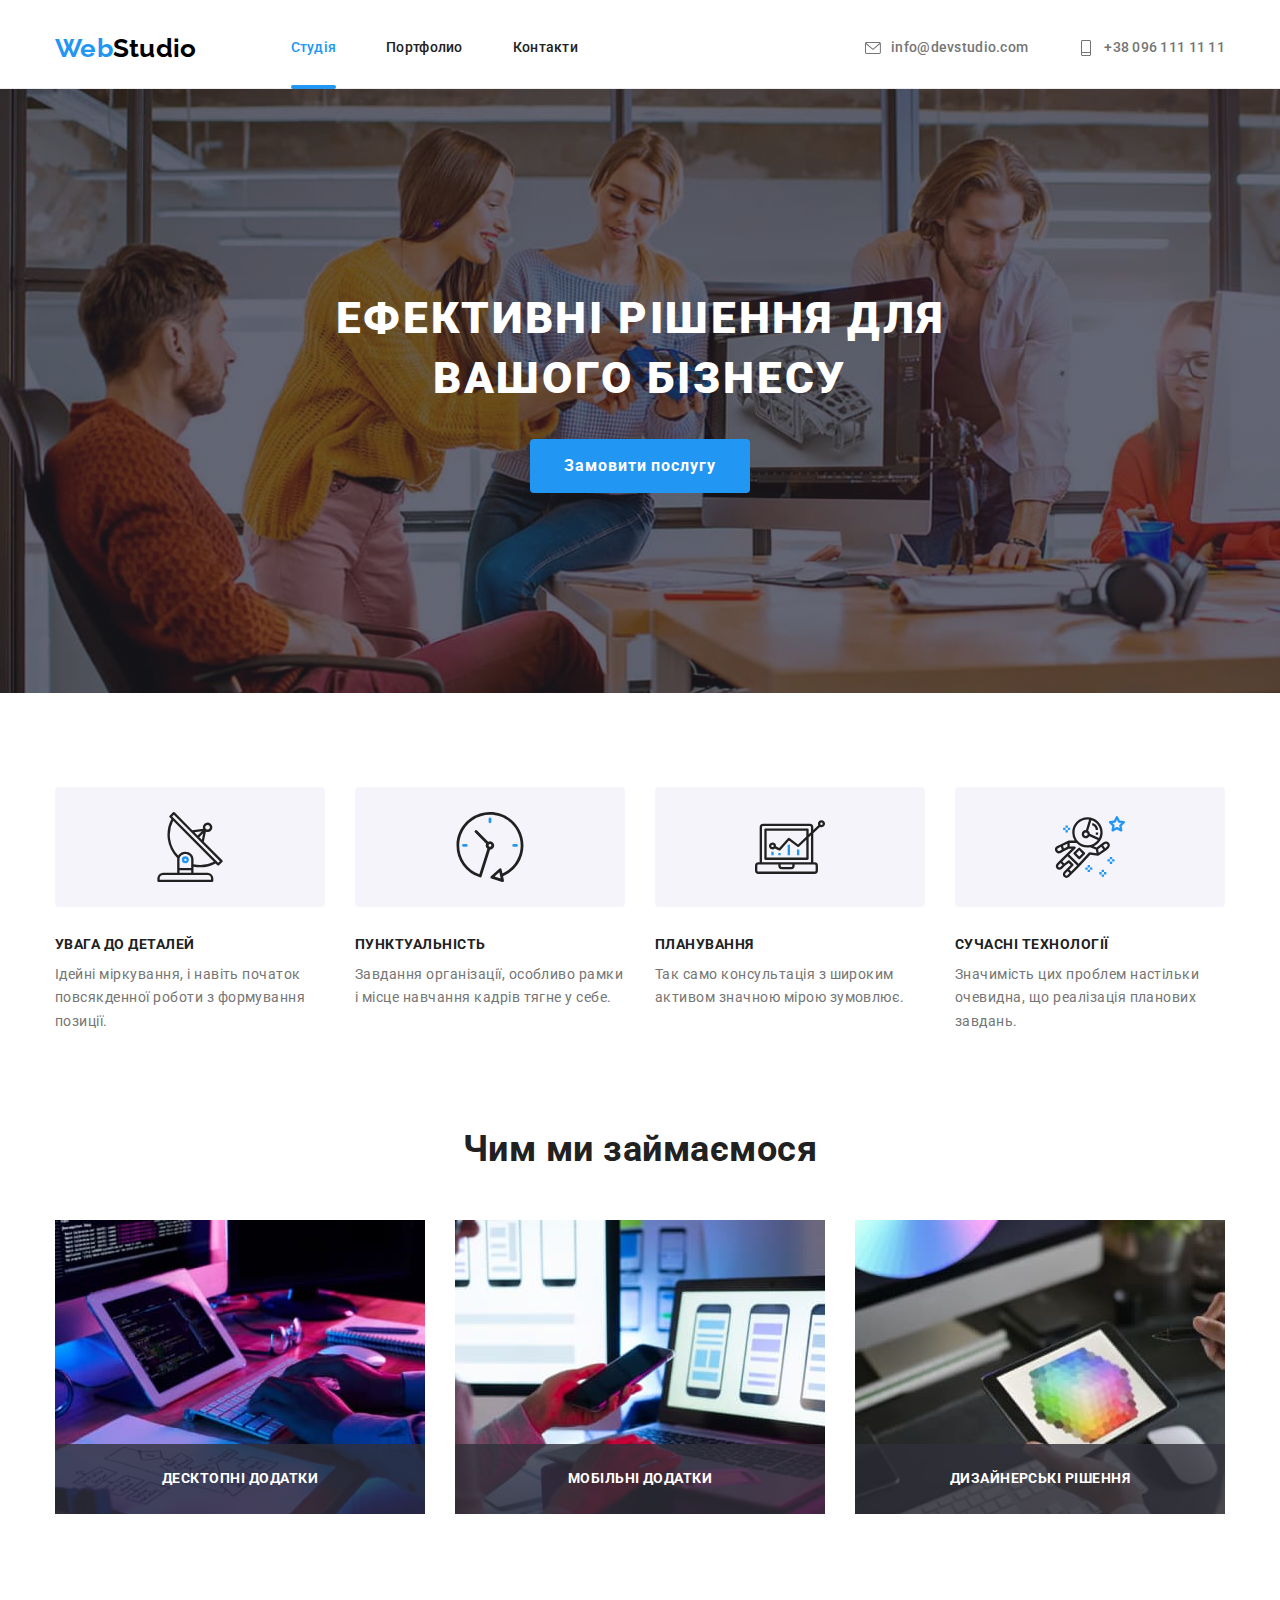
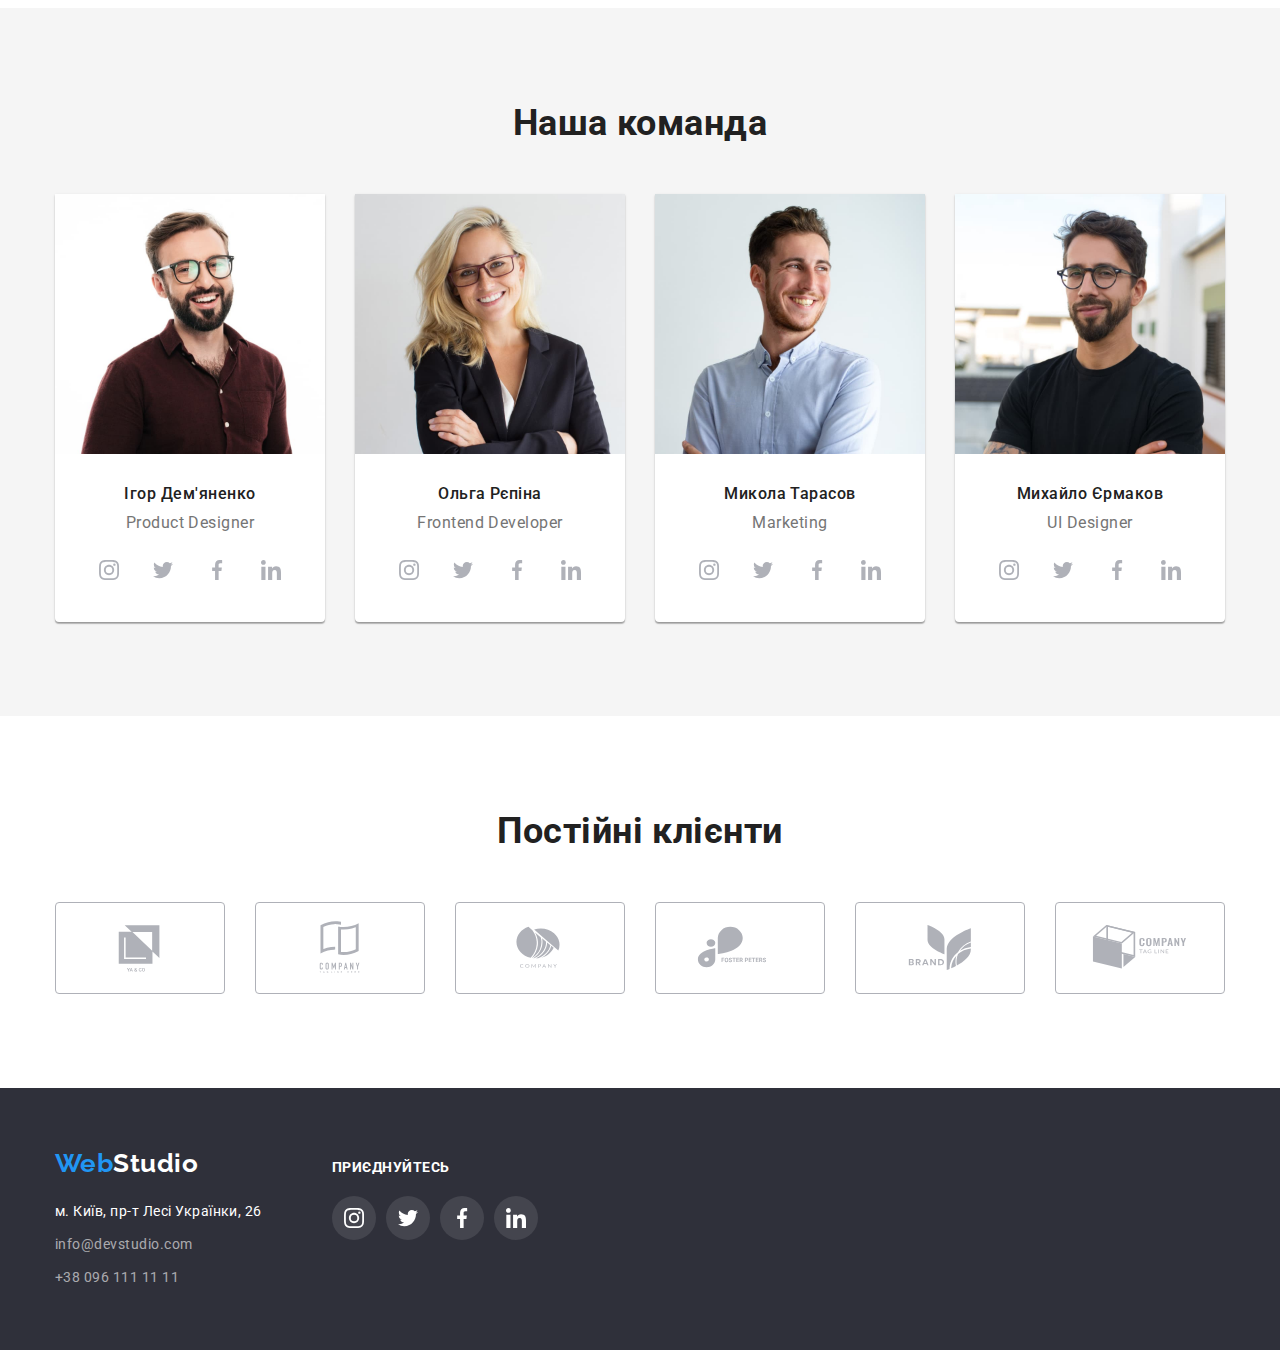
<file: index.html>
<!DOCTYPE html>
<html lang="uk">

<head>
    <meta charset="UTF-8">
    <meta http-equiv="X-UA-Compatible" content="IE=edge">
    <meta name="viewport" content="width=device-width, initial-scale=1.0">
    <link
        href="https://fonts.googleapis.com/css2?family=Raleway:wght@700&family=Roboto:wght@400;500;700;900&display=swap"
        rel="stylesheet">
    <link rel="stylesheet" href="https://cdnjs.cloudflare.com/ajax/libs/modern-normalize/1.1.0/modern-normalize.min.css"
        integrity="sha512-wpPYUAdjBVSE4KJnH1VR1HeZfpl1ub8YT/NKx4PuQ5NmX2tKuGu6U/JRp5y+Y8XG2tV+wKQpNHVUX03MfMFn9Q=="
        crossorigin="anonymous" referrerpolicy="no-referrer" />
    <link rel="stylesheet" href="./css/styles.css">
    <title>Web Studio</title>
</head>

<body>
    <!--Шапка сайта-->
    <header class="header">
        <div class="container">
            <a class="logo link" lang="en" href="index.html">Web<span class="logo-header link">Studio</span></a>
            <nav class="navi">
                <ul class="navi-list list">
                    <Li class="navi-item">
                        <a class="navi-link active link" href="./index.html">Студія</a>
                    </Li>
                    <Li class="navi-item">
                        <a class="navi-link link" href="./portfolio.html">Портфолио</a>
                    </Li>
                    <Li class="navi-item">
                        <a class="navi-link link" href="">Контакти</a>
                    </Li>
                </ul>
            </nav>
            <ul class="cont-list list">
                <li class="cont-item">
                    <a class="contact-link link" href="mailto:info@devstudio.com">info@devstudio.com
                        <svg class="cont-icon">
                            <use href="./images/icons.svg#icon-email"></use>
                        </svg>
                    </a>
                </li>
                <li class="cont-item">
                    <a class="contact-link link" href="tel:+380961111111">+38 096 111 11 11
                        <svg class="cont-icon">
                            <use href="./images/icons.svg#icon-telephone"></use>
                        </svg>
                    </a>
                </li>
            </ul>
        </div>
    </header>
    <main>
        <!--Герой-->
        <section class="hero">
            <div class="container-hero">
                <h1 class="hero-header">Ефективні рішення для <br> вашого бізнесу</h1>
                <button class="hero-button basic-button" type="button" data-modal-open>Замовити послугу</button>
            </div>
        </section>
        <!--Переваги-->
        <section class="pros">
            <div class="container">
                <h2 class="visually-hidden">Особливості</h2>
                <ul class="pros-list list">
                    <li class="pros-item">
                        <div class="pros-container-svg">
                            <svg class="pros-icon">
                                <use href="./images/icons.svg#icon-antenna"></use>
                            </svg>
                        </div>
                        <h3>Увага до деталей</h3>
                        <p>Ідейні міркування, і навіть початок повсякденної роботи з формування позиції.</p>
                    </li>
                    <li class="pros-item">
                        <div class="pros-container-svg">
                            <svg class="pros-icon">
                                <use href="./images/icons.svg#icon-clock"></use>
                            </svg>
                        </div>
                        <h3>Пунктуальність</h3>
                        <p>Завдання організації, особливо рамки і місце навчання кадрів тягне у себе.</p>
                    </li>
                    <li class="pros-item">
                        <div class="pros-container-svg">
                            <svg class="pros-icon">
                                <use href="./images/icons.svg#icon-diagram"></use>
                            </svg>
                        </div>
                        <h3>Планування</h3>
                        <p>Так само консультація з широким активом значною мірою зумовлює.</p>
                    </li>
                    <li class="pros-item">
                        <div class="pros-container-svg">
                            <svg class="pros-icon">
                                <use href="./images/icons.svg#icon-astronaut"></use>
                            </svg>
                        </div>
                        <h3>Сучасні технології</h3>
                        <p>Значимість цих проблем настільки очевидна, що реалізація планових завдань.</p>
                    </li>
                </ul>
            </div>

        </section>
        <!--Чим ми займаємося-->
        <section class="areas basic-section">
            <div class="container">
                <h2 class="basic-header areas-header">Чим ми займаємося</h2>
                <ul class="areas-list list">
                    <li class="areas-item">
                        <img src="./images/box_1.jpg" alt="Розробка сайтів для ПК" width="370" height="294">
                        <div class="areas-card">
                            <p>Десктопні додатки</p>
                        </div>
                    </li>
                    <li class="areas-item">
                        <img src="./images/box_2.jpg" alt="Розробка мобільної версії сайтів" width="370" height="294">
                        <div class="areas-card">
                            <p>Мобільні додатки</p>
                        </div>
                    </li>
                    <li class="areas-item">
                        <img src="./images/box_3.jpg" alt="Розробка версії сайтів для планшетів" width="370"
                            height="294">
                        <div class="areas-card">
                            <p>Дизайнерські рішення</p>
                        </div>

                    </li>
                </ul>
            </div>

        </section>
        <!--Наша команда-->
        <section class="team basic-section">
            <div class="container">
                <h2 class="basic-header team-header">Наша команда</h2>
                <ul class="team-list list">
                    <li class="team-item">
                        <img src="./images/team_card_1.jpg" alt="фото Ігор Дем'яненко" width="270" height="260">
                        <div class="team-card">
                            <h3 class="name">Ігор Дем'яненко</h3>
                            <p class="position-held" lang="en">Product Designer</p>
                            <ul class="social-list list">
                                <li class="social-item">
                                    <a class="social-link" href="https://www.instagram.com/" lang="en"
                                        aria-label="ikon instagram" target="_blank rel=" noopener noreferrer nofollow">
                                        <svg class="social-icon">
                                            <use href="./images/icons.svg#icon-instagram"></use>
                                        </svg>
                                    </a>
                                </li>
                                <li class="social-item">
                                    <a class="social-link" href="https://twitter.com/" lang="en"
                                        aria-label="ikon twitter" target="_blank rel=" noopener noreferrer nofollow">
                                        <svg class="social-icon">
                                            <use href="./images/icons.svg#icon-twitter"></use>
                                        </svg>
                                    </a>
                                </li>
                                <li class="social-item">
                                    <a class="social-link" href="https://www.facebook.com/" lang="en"
                                        aria-label="ikon facebook" target="_blank rel=" noopener noreferrer nofollow">
                                        <svg class="social-icon">
                                            <use href="./images/icons.svg#icon-facebook"></use>
                                        </svg>
                                    </a>
                                </li>
                                <li class="social-item">
                                    <a class="social-link" href="https://ua.linkedin.com/" lang="en"
                                        aria-label="ikon linkedin" target="_blank rel=" noopener noreferrer nofollow">
                                        <svg class="social-icon">
                                            <use href="./images/icons.svg#icon-linkedin"></use>
                                        </svg>
                                    </a>
                                </li>
                            </ul>
                        </div>
                    </li>
                    <li class="team-item">
                        <img src="./images/team_card_2.jpg" alt="фото Ольга Рєпіна" width="270" height="260">
                        <div class="team-card">
                            <h3 class="name">Ольга Рєпіна</h3>
                            <p class="position-held" lang="en">Frontend Developer</p>
                            <ul class="social-list list">
                                <li class="social-item">
                                    <a class="social-link" href="https://www.instagram.com/" lang="en"
                                        aria-label="ikon instagram" target="_blank rel=" noopener noreferrer nofollow">
                                        <svg class="social-icon">
                                            <use href="./images/icons.svg#icon-instagram"></use>
                                        </svg>
                                    </a>
                                </li>
                                <li class="social-item">
                                    <a class="social-link" href="https://twitter.com/" lang="en"
                                        aria-label="ikon twitter" target="_blank rel=" noopener noreferrer nofollow">
                                        <svg class="social-icon">
                                            <use href="./images/icons.svg#icon-twitter"></use>
                                        </svg>
                                    </a>
                                </li>
                                <li class="social-item">
                                    <a class="social-link" href="https://www.facebook.com/" lang="en"
                                        aria-label="ikon facebook" target="_blank rel=" noopener noreferrer nofollow">
                                        <svg class="social-icon">
                                            <use href="./images/icons.svg#icon-facebook"></use>
                                        </svg>
                                    </a>
                                </li>
                                <li class="social-item">
                                    <a class="social-link" href="https://ua.linkedin.com/" lang="en"
                                        aria-label="ikon linkedin" target="_blank rel=" noopener noreferrer nofollow">
                                        <svg class="social-icon">
                                            <use href="./images/icons.svg#icon-linkedin"></use>
                                        </svg>
                                    </a>
                                </li>
                            </ul>
                        </div>
                    </li>
                    <li class="team-item">
                        <img src="./images/team_card_3.jpg" alt="фото Микола Тарасов" width="270" height="260">
                        <div class="team-card">
                            <h3 class="name">Микола Тарасов</h3>
                            <p class="position-held" lang="en">Marketing</p>
                            <ul class="social-list list">
                                <li class="social-item">
                                    <a class="social-link" href="https://www.instagram.com/" lang="en"
                                        aria-label="ikon instagram" target="_blank rel=" noopener noreferrer nofollow">
                                        <svg class="social-icon">
                                            <use href="./images/icons.svg#icon-instagram"></use>
                                        </svg>
                                    </a>
                                </li>
                                <li class="social-item">
                                    <a class="social-link" href="https://twitter.com/" lang="en"
                                        aria-label="ikon twitter" target="_blank rel=" noopener noreferrer nofollow">
                                        <svg class="social-icon">
                                            <use href="./images/icons.svg#icon-twitter"></use>
                                        </svg>
                                    </a>
                                </li>
                                <li class="social-item">
                                    <a class="social-link" href="https://www.facebook.com/" lang="en"
                                        aria-label="ikon facebook" target="_blank rel=" noopener noreferrer nofollow">
                                        <svg class="social-icon">
                                            <use href="./images/icons.svg#icon-facebook"></use>
                                        </svg>
                                    </a>
                                </li>
                                <li class="social-item">
                                    <a class="social-link" href="https://ua.linkedin.com/" lang="en"
                                        aria-label="ikon linkedin" target="_blank rel=" noopener noreferrer nofollow">
                                        <svg class="social-icon">
                                            <use href="./images/icons.svg#icon-linkedin"></use>
                                        </svg>
                                    </a>
                                </li>
                            </ul>
                        </div>
                    </li>
                    <li class="team-item">
                        <img src="./images/team_card_4.jpg" alt="фото Михайло Єрмаков" width="270" height="260">
                        <div class="team-card">
                            <h3 class="name">Михайло Єрмаков</h3>
                            <p class="position-held" lang="en">UI Designer</p>
                            <ul class="social-list list">
                                <li class="social-item">
                                    <a class="social-link" href="https://www.instagram.com/" lang="en"
                                        aria-label="ikon instagram" target="_blank rel=" noopener noreferrer nofollow">
                                        <svg class="social-icon">
                                            <use href="./images/icons.svg#icon-instagram"></use>
                                        </svg>
                                    </a>
                                </li>
                                <li class="social-item">
                                    <a class="social-link" href="https://twitter.com/" lang="en"
                                        aria-label="ikon twitter" target="_blank rel=" noopener noreferrer nofollow">
                                        <svg class="social-icon">
                                            <use href="./images/icons.svg#icon-twitter"></use>
                                        </svg>
                                    </a>
                                </li>
                                <li class="social-item">
                                    <a class="social-link" href="https://www.facebook.com/" lang="en"
                                        aria-label="ikon facebook" target="_blank rel=" noopener noreferrer nofollow">
                                        <svg class="social-icon">
                                            <use href="./images/icons.svg#icon-facebook"></use>
                                        </svg>
                                    </a>
                                </li>
                                <li class="social-item">
                                    <a class="social-link" href="https://ua.linkedin.com/" lang="en"
                                        aria-label="ikon linkedin" target="_blank rel=" noopener noreferrer nofollow">
                                        <svg class="social-icon">
                                            <use href="./images/icons.svg#icon-linkedin"></use>
                                        </svg>
                                    </a>
                                </li>
                            </ul>
                        </div>
                    </li>
                </ul>
            </div>
        </section>
        <!-- Клієнти -->
        <section class="clients basic-section">
            <div class="container">
                <h2 class="basic-header">Постійні клієнти</h2>
                <ul class="clients-list list ">
                    <li class="clients-item">
                        <a class="clients-link" href="">
                            <svg class="clients-icon">
                                <use href="./images/icons.svg#icon-client_1"></use>
                            </svg>
                        </a>
                    </li>
                    <li class="clients-item">
                        <a class="clients-link" href="">
                            <svg class="clients-icon">
                                <use href="./images/icons.svg#icon-client_2"></use>
                            </svg>
                        </a>
                    </li>
                    <li class="clients-item">
                        <a class="clients-link" href="">
                            <svg class="clients-icon">
                                <use href="./images/icons.svg#icon-client_3"></use>
                            </svg>
                        </a>
                    </li>
                    <li class="clients-item">
                        <a class="clients-link" href="">
                            <svg class="clients-icon">
                                <use href="./images/icons.svg#icon-client_4"></use>
                            </svg>
                        </a>
                    </li>
                    <li class="clients-item">
                        <a class="clients-link" href="">
                            <svg class="clients-icon">
                                <use href="./images/icons.svg#icon-client_5"></use>
                            </svg>
                        </a>
                    </li>
                    <li class="clients-item">
                        <a class="clients-link" href="">
                            <svg class="clients-icon">
                                <use href="./images/icons.svg#icon-client_6"></use>
                            </svg>
                        </a>
                    </li>
                </ul>
            </div>
        </section>
    </main>
    <!--Підвал-->
    <Footer class="footer">
        <div class="container">
            <div class="footer-contact">
                <a class="logo link" lang="en" href="index.html">Web<span class="logo-footer">Studio</span></a>
                <address>
                    <ul class="footer-list list">
                        <li class="footer-item">
                            <a class="map link" href="https://goo.gl/maps/CPtrU1FHBa2aNyZL9" target="_blank"
                                rel="noopener noreferrer nofollow">м. Київ, пр-т Лесі
                                Українки, 26</a>
                        </li>
                        <li class="footer-item">
                            <a class="footer-contact link" href="mailto:info@devstudio.com">info@devstudio.com</a>
                        </li>
                        <li class="footer-item">
                            <a class="footer-contact link" href="tel:+380961111111">+38 096 111 11 11</a>
                        </li>
                    </ul>
                </address>
            </div>
            <div class="footer-social">
                <strong>Приєднуйтесь</strong>
                <ul class="social-list list">
                    <li class="social-item footer-social-item">
                        <a class="social-link footer-social-link" href="https://www.instagram.com/" lang="en"
                            aria-label="ikon instagram" target="_blank rel=" noopener noreferrer nofollow">
                            <svg class="social-icon footer-social-icon">
                                <use href="./images/icons.svg#icon-instagram"></use>
                            </svg>
                        </a>
                    </li>
                    <li class="social-item footer-social-item">
                        <a class="social-link footer-social-link" href="https://twitter.com/" lang="en"
                            aria-label="ikon twitter" target="_blank rel=" noopener noreferrer nofollow">
                            <svg class="social-icon footer-social-icon">
                                <use href="./images/icons.svg#icon-twitter"></use>
                            </svg>
                        </a>
                    </li>
                    <li class="social-item footer-social-item">
                        <a class="social-link footer-social-link" href="https://www.facebook.com/" lang="en"
                            aria-label="ikon facebook" target="_blank rel=" noopener noreferrer nofollow">
                            <svg class="social-icon footer-social-icon">
                                <use href="./images/icons.svg#icon-facebook"></use>
                            </svg>
                        </a>
                    </li>
                    <li class="social-item footer-social-item">
                        <a class="social-link footer-social-link" href="https://ua.linkedin.com/" lang="en"
                            aria-label="ikon linkedin" target="_blank rel=" noopener noreferrer nofollow">
                            <svg class="social-icon footer-social-icon">
                                <use href="./images/icons.svg#icon-linkedin"></use>
                            </svg>
                        </a>
                    </li>
                </ul>
            </div>

        </div>
    </Footer>
    <div class="backdrop is-hidden" data-modal>
        <div class="modal">
            <button class="close-modal" type="button" data-modal-close>
                <svg class="icon-close">
                    <use href="./images/icons.svg#icon-close"></use>
                </svg>
            </button>
        </div>
    </div>
    <script src="./js/modal.js"></script>
</body>

</html>
</file>
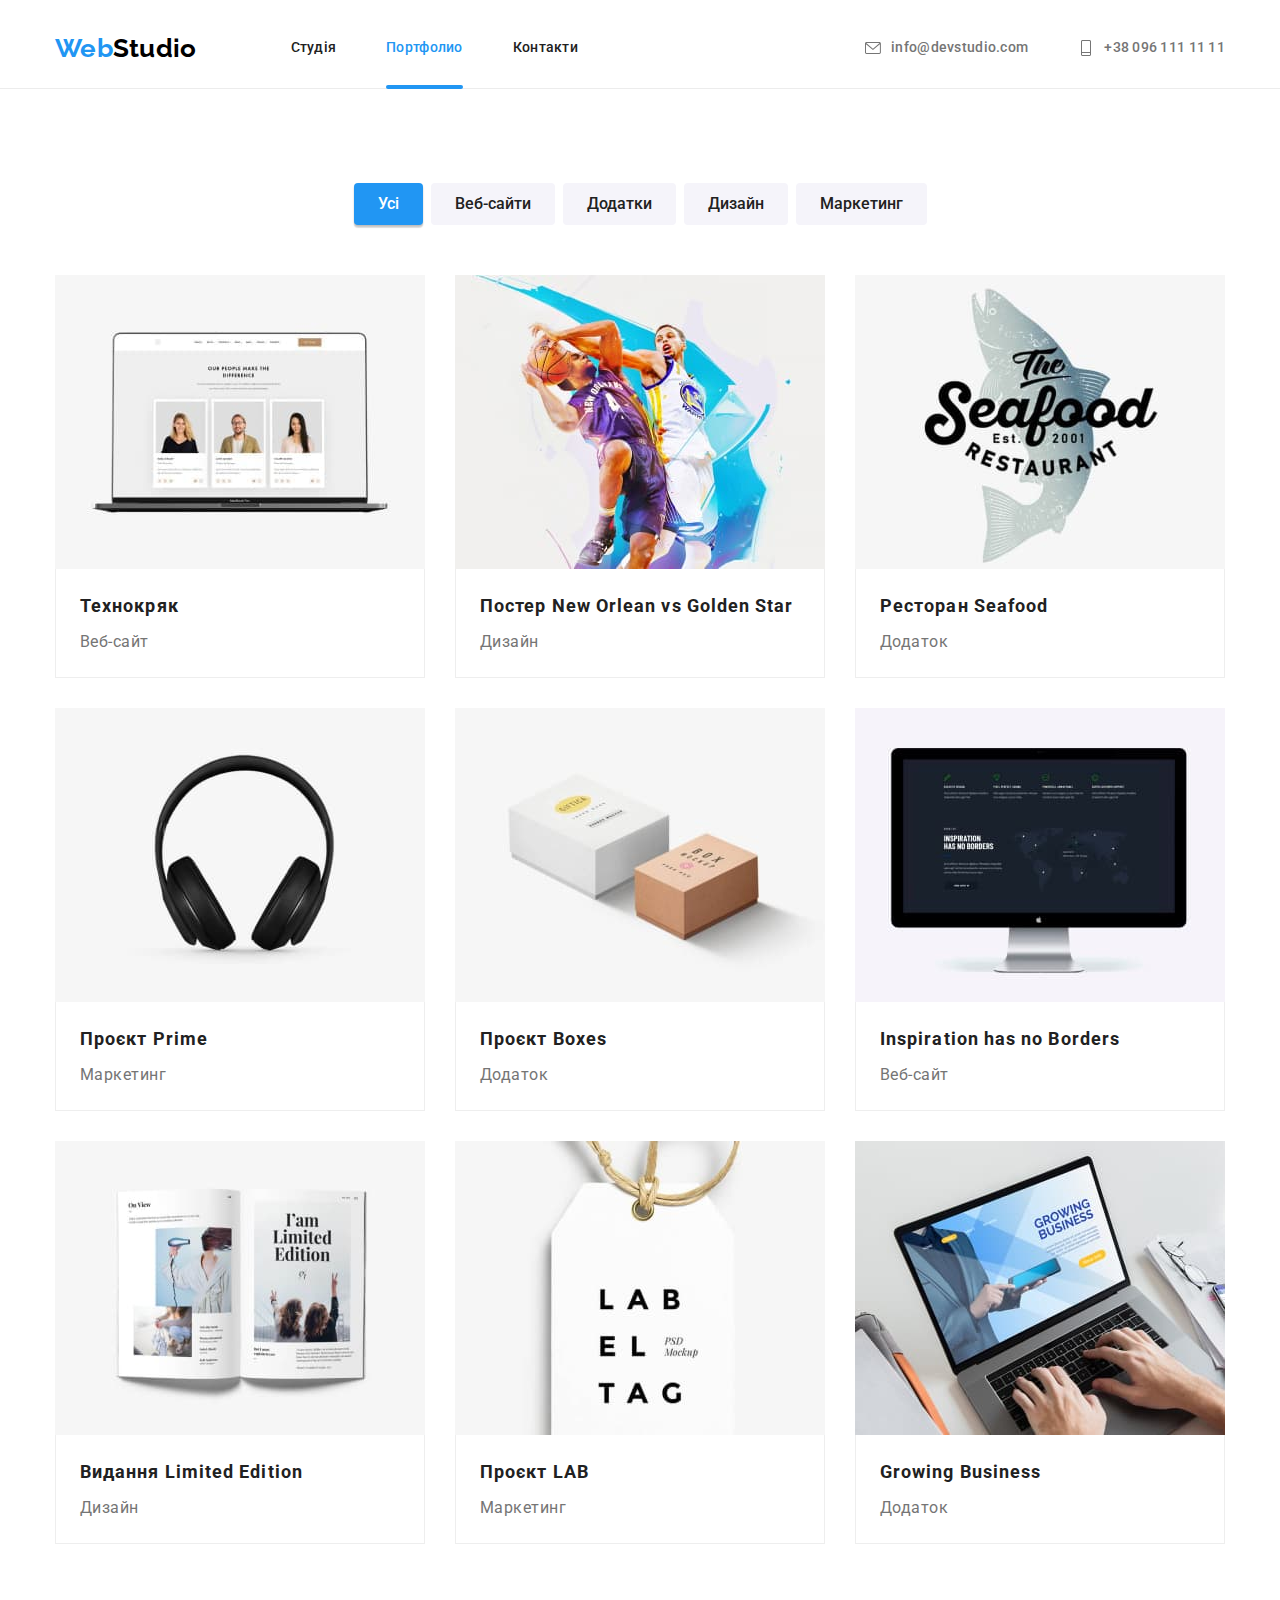
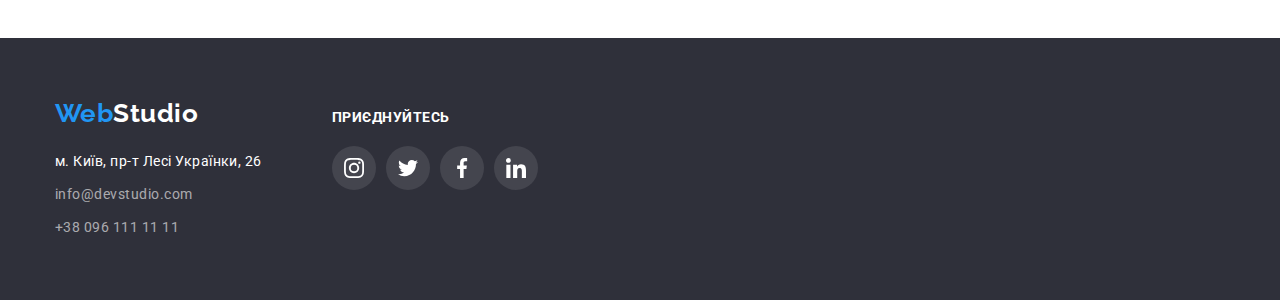
<file: portfolio.html>
<!DOCTYPE html>
<html lang="uk">

<head>
    <meta charset="UTF-8">
    <meta http-equiv="X-UA-Compatible" content="IE=edge">
    <meta name="viewport" content="width=device-width, initial-scale=1.0">
    <link
        href="https://fonts.googleapis.com/css2?family=Raleway:wght@700&family=Roboto:wght@400;500;700;900&display=swap"
        rel="stylesheet">
    <link rel="stylesheet" href="https://cdnjs.cloudflare.com/ajax/libs/modern-normalize/1.1.0/modern-normalize.min.css"
        integrity="sha512-wpPYUAdjBVSE4KJnH1VR1HeZfpl1ub8YT/NKx4PuQ5NmX2tKuGu6U/JRp5y+Y8XG2tV+wKQpNHVUX03MfMFn9Q=="
        crossorigin="anonymous" referrerpolicy="no-referrer" />
    <link rel="stylesheet" href="./css/styles.css">
    <title>Portfolio</title>
</head>

<body>
    <!--Шапка сайта-->
    <header class="header">
        <div class="container">
            <a class="logo link" lang="en" href="index.html">Web<span class="logo-header link">Studio</span></a>
            <nav class="navi">
                <ul class="navi-list list">
                    <Li class="navi-item">
                        <a class="navi-link  link" href="./index.html">Студія</a>
                    </Li>
                    <Li class="navi-item">
                        <a class="navi-link active link" href="./portfolio.html">Портфолио</a>
                    </Li>
                    <Li class="navi-item">
                        <a class="navi-link link" href="">Контакти</a>
                    </Li>
                </ul>
            </nav>
            <ul class="cont-list list">
                <li class="cont-item">
                    <a class="contact-link link" href="mailto:info@devstudio.com">info@devstudio.com
                        <svg class="cont-icon">
                            <use href="./images/icons.svg#icon-email"></use>
                        </svg>
                    </a>
                </li>
                <li class="cont-item">
                    <a class="contact-link link" href="tel:+380961111111">+38 096 111 11 11
                        <svg class="cont-icon">
                            <use href="./images/icons.svg#icon-telephone"></use>
                        </svg>
                    </a>
                </li>
            </ul>
        </div>
    </header>
    <main>
        <section class="projects basic-section">
            <div class="container">
                <h1 class="visually-hidden"> Проекти</h1>
                <ul class="button-list list">
                    <li class="button-item">
                        <button class="projects-button basic-button current-button" type="button">Усі</button>
                    </li>
                    <li class="button-item">
                        <button class="projects-button basic-button" type="button">Веб-сайти</button>
                    </li>
                    <li class="button-item">
                        <button class="projects-button basic-button" type="button">Додатки</button>
                    </li>
                    <li class="button-item">
                        <button class="projects-button basic-button" type="button">Дизайн</button>
                    </li>
                    <li class="button-item">
                        <button class="projects-button basic-button" type="button">Маркетинг</button>
                    </li>
                </ul>
                <ul class="card-list list">
                    <li class="card-item">
                        <a class="link card-link" href="">
                            <div class="position-description">
                                <img src="./images/portfolio_1.jpg" alt="Технокряк" width="370" height="294">
                                <div class="description">
                                    <p> Ресурс пропонує комплексні пропозиції з різним рівнем функціоналу та сервісів.
                                        Все
                                        це
                                        дозволить відвідувачу отримати
                                        вичерпні відомості про компанію чи приватну особу.</p>
                                </div>
                            </div>
                            <div class="short-description">
                                <h2>Технокряк</h2>
                                <p>Веб-сайт</p>
                            </div>
                        </a>
                    </li>
                    <li class="card-item">
                        <a class="link card-link" href="">
                            <div class="position-description">
                                <img src="./images/portfolio_2.jpg" alt="Постер New Orlean vs Golden Star" width="370"
                                    height="294">
                                <div class="description">
                                    <p> Ресурс пропонує комплексні пропозиції з різним рівнем функціоналу та сервісів.
                                        Все
                                        це
                                        дозволить відвідувачу отримати
                                        вичерпні відомості про компанію чи приватну особу.</p>
                                </div>
                            </div>
                            <div class="short-description">
                                <h2>Постер <span lang="en">New Orlean vs Golden Star</span> </h2>
                                <p>Дизайн</p>
                            </div>
                        </a>
                    </li>
                    <li class="card-item">
                        <a class="link card-link" href="">
                            <div class="position-description">
                                <img src="./images/portfolio_3.jpg" alt="Ресторан Seafood" width="370" height="294">
                                <div class="description">
                                    <p> Ресурс пропонує комплексні пропозиції з різним рівнем функціоналу та сервісів.
                                        Все
                                        це
                                        дозволить відвідувачу отримати
                                        вичерпні відомості про компанію чи приватну особу.</p>
                                </div>
                            </div>
                            <div class="short-description">
                                <h2>Ресторан <span lang="en">Seafood</span></h2>
                                <p>Додаток</p>
                            </div>
                        </a>
                    </li>
                    <li class="card-item">
                        <a class="link card-link" href="">
                            <div class="position-description">
                                <img src="./images/portfolio_4.jpg" alt="Проєкт Prime" width="370" height="294">
                                <div class="description">
                                    <p> Ресурс пропонує комплексні пропозиції з різним рівнем функціоналу та сервісів.
                                        Все
                                        це
                                        дозволить відвідувачу отримати
                                        вичерпні відомості про компанію чи приватну особу.</p>
                                </div>
                            </div>
                            <div class="short-description">
                                <h2>Проєкт <span lang="en">Prime</span></h2>
                                <p>Маркетинг</p>
                            </div>
                        </a>
                    </li>
                    <li class="card-item">
                        <a class="link card-link" href="">
                            <div class="position-description">
                                <img src="./images/portfolio_5.jpg" alt="Проєкт Boxes" width="370" height="294">
                                <div class="description">
                                    <p> Ресурс пропонує комплексні пропозиції з різним рівнем функціоналу та сервісів.
                                        Все
                                        це
                                        дозволить відвідувачу отримати
                                        вичерпні відомості про компанію чи приватну особу.</p>
                                </div>
                            </div>
                            <div class="short-description">
                                <h2>Проєкт <span lang="en">Boxes</span> </h2>
                                <p>Додаток</p>
                            </div>
                        </a>
                    </li>
                    <li class="card-item">
                        <a class="link card-link" href="">
                            <div class="position-description">
                                <img src="./images/portfolio_6.jpg" alt="Inspiration has no Borders" width="370"
                                    height="294">
                                <div class="description">
                                    <p> Ресурс пропонує комплексні пропозиції з різним рівнем функціоналу та сервісів.
                                        Все
                                        це
                                        дозволить відвідувачу отримати
                                        вичерпні відомості про компанію чи приватну особу.</p>
                                </div>
                            </div>
                            <div class="short-description">
                                <h2 lang="en"> Inspiration has no Borders </h2>
                                <p>Веб-сайт</p>
                            </div>
                        </a>
                    </li>
                    <li class="card-item">
                        <a class="link card-link" href="">
                            <div class="position-description">
                                <img src="./images/portfolio_7.jpg" alt="Видання Limited Edition" width="370"
                                    height="294">
                                <div class="description">
                                    <p> Ресурс пропонує комплексні пропозиції з різним рівнем функціоналу та сервісів.
                                        Все
                                        це
                                        дозволить відвідувачу отримати
                                        вичерпні відомості про компанію чи приватну особу.</p>
                                </div>
                            </div>
                            <div class="short-description">
                                <h2>Видання <span lang="en">Limited Edition</span></h2>
                                <p>Дизайн</p>
                            </div>
                        </a>
                    </li>
                    <li class="card-item">
                        <a class="link card-link" href="">
                            <div class="position-description">
                                <img src="./images/portfolio_8.jpg" alt="Проєкт LAB" width="370" height="294">
                                <div class="description">
                                    <p> Ресурс пропонує комплексні пропозиції з різним рівнем функціоналу та сервісів.
                                        Все
                                        це
                                        дозволить відвідувачу отримати
                                        вичерпні відомості про компанію чи приватну особу.</p>
                                </div>
                            </div>
                            <div class="short-description">
                                <h2>Проєкт <span lang="en">LAB</span> </h2>
                                <p>Маркетинг</p>
                            </div>
                        </a>
                    </li>
                    <li class="card-item">
                        <a class="link card-link" href="">
                            <div class="position-description">
                                <img src="./images/portfolio_9.jpg" alt="Growing Business" width="370" height="294">
                                <div class="description">
                                    <p> Ресурс пропонує комплексні пропозиції з різним рівнем функціоналу та сервісів.
                                        Все
                                        це
                                        дозволить відвідувачу отримати
                                        вичерпні відомості про компанію чи приватну особу.</p>
                                </div>
                            </div>
                            <div class="short-description">
                                <h2 lang="en">Growing Business</h2>
                                <p>Додаток</p>
                            </div>
                        </a>
                    </li>
                </ul>
            </div>
        </section>
    </main>
    <!--Підвал-->
    <Footer class="footer">
        <div class="container">
            <div class="footer-contact">
                <a class="logo link" lang="en" href="index.html">Web<span class="logo-footer">Studio</span></a>
                <address>
                    <ul class="footer-list list">
                        <li class="footer-item">
                            <a class="map link" href="https://goo.gl/maps/CPtrU1FHBa2aNyZL9" target="_blank"
                                rel="noopener noreferrer nofollow">м. Київ, пр-т Лесі
                                Українки, 26</a>
                        </li>
                        <li class="footer-item">
                            <a class="footer-contact link" href="mailto:info@devstudio.com">info@devstudio.com</a>
                        </li>
                        <li class="footer-item">
                            <a class="footer-contact link" href="tel:+380961111111">+38 096 111 11 11</a>
                        </li>
                    </ul>
                </address>
            </div>
            <div class="footer-social">
                <strong>Приєднуйтесь</strong>
                <ul class="social-list list">
                    <li class="social-item footer-social-item">
                        <a class="social-link footer-social-link" href="https://www.instagram.com/" lang="en"
                            aria-label="ikon instagram" target="_blank rel=" noopener noreferrer nofollow">
                            <svg class="social-icon footer-social-icon">
                                <use href="./images/icons.svg#icon-instagram"></use>
                            </svg>
                        </a>
                    </li>
                    <li class="social-item footer-social-item">
                        <a class="social-link footer-social-link" href="https://twitter.com/" lang="en"
                            aria-label="ikon twitter" target="_blank rel=" noopener noreferrer nofollow">
                            <svg class="social-icon footer-social-icon">
                                <use href="./images/icons.svg#icon-twitter"></use>
                            </svg>
                        </a>
                    </li>
                    <li class="social-item footer-social-item">
                        <a class="social-link footer-social-link" href="https://www.facebook.com/" lang="en"
                            aria-label="ikon facebook" target="_blank rel=" noopener noreferrer nofollow">
                            <svg class="social-icon footer-social-icon">
                                <use href="./images/icons.svg#icon-facebook"></use>
                            </svg>
                        </a>
                    </li>
                    <li class="social-item footer-social-item">
                        <a class="social-link footer-social-link" href="https://ua.linkedin.com/" lang="en"
                            aria-label="ikon linkedin" target="_blank rel=" noopener noreferrer nofollow">
                            <svg class="social-icon footer-social-icon">
                                <use href="./images/icons.svg#icon-linkedin"></use>
                            </svg>
                        </a>
                    </li>
                </ul>
            </div>
        </div>
    </Footer>
</body>

</html>
</file>
<file: css/styles.css>
:root {
  --header-color: #212121;
  --text-color: #757575;
  --accent-color: #2196f3;
  --logo-color: #000000;
  --text-color-secondary: #ffffff;
  --background-hero-footer: #2f303a;
  --background-section-basic: #f5f5f5;
  --background-section-secondary: #f5f4fa;
  --transition-dur-tim: 250ms cubic-bezier(0.4, 0, 0.2, 1);
}

/* Загальні стилі */

html {
  box-sizing: border-box;
}

*,
*::before,
*::after {
  box-sizing: inherit;
}

.link {
  text-decoration: none;
}

.list {
  list-style: none;
  margin: 0;
  padding: 0;
}

h1,
h2,
h3,
h4,
h5,
h6,
p {
  margin: 0;
}

img {
  display: block;
  max-width: 100%;
  height: auto;
}

.basic-button {
  border-radius: 4px;
  font-family: inherit;

  cursor: pointer;
  border-color: transparent;
}

.basic-section {
  padding-top: 94px;
  padding-bottom: 94px;
}

.basic-header {
  font-weight: 700;
  font-size: 36px;
  line-height: 42px;
  text-align: center;

  margin-bottom: 50px;
}

body {
  font-family: 'Roboto', 'sans-serif';
  letter-spacing: 0.03em;
  color: var(--header-color);
  margin-left: auto;
  margin-right: auto;
}

.container {
  width: 1200px;
  padding-left: 15px;
  padding-right: 15px;
  margin-left: auto;
  margin-right: auto;
}

.visually-hidden {
  position: absolute;
  white-space: nowrap;
  width: 1px;
  height: 1px;
  overflow: hidden;
  border: 0;
  padding: 0;
  clip: rect(0 0 0 0);
  clip-path: inset(50%);
  margin: -1px;
}

/* Шапка */

.header .container {
  display: flex;
  align-items: center;
}

/* Лого */
.logo {
  font-weight: 700;
  font-size: 26px;
  line-height: 1.19;
  color: var(--accent-color);
  font-family: 'Raleway', 'sans-seri';

  display: inline-block;
}

.logo-header {
  color: var(--logo-color);
}

/* Навігація */

.navi {
  margin-left: 94px;
}

.navi-list {
  display: flex;
}

.navi-item + .navi-item {
  margin-left: 50px;
}

.header {
  font-weight: 500;
  font-size: 14px;
  line-height: 1.14;
  letter-spacing: 0.02em;

  border-color: var(--background-section-basic);
  border-bottom: 1px solid #ececec;
}

.navi-link {
  display: block;
  padding-top: 32px;
  padding-bottom: 32px;
  color: var(--header-color);
  transition: color var(--transition-dur-tim);
}

.navi-link:focus,
.navi-link:hover {
  color: var(--accent-color);
}

.active {
  position: relative;
  color: var(--accent-color);
}

.active::after {
  content: '';
  position: absolute;
  bottom: -1px;
  left: 0;
  width: 100%;
  height: 4px;
  border-radius: 4px;
  background-color: var(--accent-color);
}

/* Контакты в шапці */

.cont-list {
  display: flex;
  margin-left: auto;
}

.cont-item + .cont-item {
  margin-left: 50px;
}

.contact-link {
  display: flex;
  flex-direction: row-reverse;
  align-items: center;
  color: var(--text-color);
  padding-top: 32px;
  padding-bottom: 32px;
  transition: color var(--transition-dur-tim);
}

.contact-link:hover,
.contact-link:focus {
  color: var(--accent-color);
}

.cont-icon {
  width: 16px;
  height: 16px;
  fill: var(--text-color);
  margin-right: 10px;
  transition: fill var(--transition-dur-tim);
}

.contact-link:hover .cont-icon,
.contact-link:focus .cont-icon {
  fill: var(--accent-color);
}

/* Герой */

.container-hero {
  background-image: linear-gradient(rgba(47, 48, 58, 0.4), rgba(47, 48, 58, 0.4)),
    url(../images/hero.jpg);
  background-color: #c4c4c4;
  background-size: cover;

  max-width: 1600px;
  margin-left: auto;
  margin-right: auto;
  padding-top: 200px;
  padding-bottom: 200px;
}

.hero-header {
  color: var(--text-color-secondary);
  font-weight: 900;
  font-size: 44px;
  line-height: 1.36;
  text-transform: uppercase;
  letter-spacing: 0.06em;
  text-align: center;

  margin-bottom: 30px;
}

/* Кнопка */

.hero-button {
  color: var(--text-color-secondary);
  background-color: var(--accent-color);
  font-weight: 700;
  font-size: 16px;
  line-height: 1.87;
  letter-spacing: 0.06em;
  text-align: center;

  display: block;
  padding: 10px 32px;
  margin-right: auto;
  margin-left: auto;

  transition: background-color var(--transition-dur-tim);
}

.hero-button:hover,
.hero-button:focus {
  background-color: #188ce8;
}

/* Переваги */

.pros-item {
  flex-basis: calc((100% - 90px) / 4);
}

.pros {
  padding-top: 94px;
}

.pros-list {
  display: flex;
  gap: 30px;
}

.pros-container-svg {
  display: flex;
  justify-content: center;
  align-items: center;
  height: 120px;
  width: 100%;
  background: var(--background-section-secondary);
  border-radius: 4px;
  margin-bottom: 30px;
}

.pros-icon {
  width: 70px;
  height: 70px;
}

.pros-item > h3 {
  font-weight: 700;
  font-size: 14px;
  line-height: 1.14;
  text-transform: uppercase;
  margin-bottom: 10px;
}

.pros-item > p {
  color: var(--text-color);
  font-size: 14px;
  line-height: 1.71;
}

/* Чим ми займаємося */

.areas-list {
  display: flex;
  gap: 30px;
}

.areas-item {
  position: relative;

  flex-basis: calc((100% - 60px) / 3);
}

.areas-card {
  position: absolute;
  bottom: 0;

  width: 100%;
  height: 70px;
  display: flex;
  align-items: center;
  justify-content: center;

  background-color: rgba(47, 48, 58, 0.8);
}

.areas-item p {
  font-weight: 700;
  font-size: 14px;
  line-height: 1.14;
  text-transform: uppercase;
  color: var(--text-color-secondary);
}
/* Команда */

.team {
  background: var(--background-section-basic);
}

.team-list {
  display: flex;
  flex-wrap: wrap;
  gap: 30px;
}

.team-item {
  flex-basis: calc((100% - 90px) / 4);
  background-color: var(--text-color-secondary);
  box-shadow: 0px 1px 3px rgba(0, 0, 0, 0.12), 0px 1px 1px rgba(0, 0, 0, 0.14),
    0px 2px 1px rgba(0, 0, 0, 0.2);
  border-radius: 0px 0px 4px 4px;
}

.team-card {
  padding-top: 30px;
  padding-bottom: 30px;
}

.social-list {
  display: flex;
  justify-content: center;
  gap: 10px;
}

.social-link {
  display: flex;
  justify-content: center;
  align-items: center;
  height: 44px;
  width: 44px;
  border-radius: 50%;
  transition: background-color var(--transition-dur-tim);
}

.social-icon {
  width: 20px;
  height: 20px;
  fill: #afb1b8;
  transition: fill var(--transition-dur-tim);
}

.social-link:hover,
.social-link:focus {
  background-color: var(--accent-color);
}

.social-link:hover .social-icon,
.social-link:focus .social-icon {
  fill: var(--text-color-secondary);
}

.position-held {
  color: var(--text-color);
  font-size: 16px;
  line-height: 1.19;
  text-align: center;

  margin-bottom: 16px;
}

.name {
  font-weight: 500;
  font-size: 16px;
  line-height: 1.19;
  text-align: center;

  margin-bottom: 10px;
}

/* Кліенти */

.clients-list {
  display: flex;
  column-gap: 30px;
  justify-content: space-between;
}

.clients-item {
  width: calc((100% - 150px) / 6);
}

.clients-link {
  display: flex;
  height: 92px;
  justify-content: center;
  align-items: center;
  border: 1px solid #afb1b8;
  border-radius: 4px;

  transition: border var(--transition-dur-tim);
}

.clients-icon {
  width: 106px;
  height: 60px;
  fill: #afb1b8;
  transition: fill var(--transition-dur-tim);
}

.clients-link:hover,
.clients-link:focus {
  border: 1px solid var(--accent-color);
}

.clients-link:hover .clients-icon,
.clients-link:focus .clients-icon {
  fill: var(--accent-color);
}

/* Підвал */

.footer {
  padding-top: 60px;
  padding-bottom: 60px;

  background-color: var(--background-hero-footer);
  font-size: 14px;
  line-height: 1.71;
}

.footer > .container {
  display: flex;
  align-items: baseline;
}

.footer address {
  margin-top: 20px;
}

.footer-social {
  margin-left: 70px;
}

.footer strong {
  display: block;

  font-weight: 700;
  font-size: 14px;
  line-height: 1.14;
  text-transform: uppercase;
  color: var(--text-color-secondary);
  margin-bottom: 20px;
}

.footer-social-link {
  background-color: rgba(255, 255, 255, 0.1);
}

.footer-social-icon {
  fill: var(--text-color-secondary);
}

.footer-item + .footer-item {
  margin-top: 9px;
}

.logo-footer {
  color: var(--text-color-secondary);
}

.map {
  color: var(--text-color-secondary);
  font-style: normal;
  transition: color var(--transition-dur-tim);
}

.map:hover,
.map:focus {
  color: var(--accent-color);
}

.footer-contact {
  color: rgba(255, 255, 255, 0.6);
  font-style: normal;
  transition: color var(--transition-dur-tim);
}

.footer-contact:focus,
.footer-contact:hover {
  color: var(--accent-color);
}

/* Модальне вікно */

.backdrop {
  position: fixed;
  top: 0;
  left: 0;
  width: 100%;
  height: 100%;
  z-index: 100;
  background-color: rgba(0, 0, 0, 0.2);
}

.modal {
  height: 581px;
  width: 528px;
  position: absolute;
  top: 50%;
  left: 50%;
  transform: translate(-50%, -50%);
  background: #ffffff;
  box-shadow: 0px 1px 3px rgba(0, 0, 0, 0.12), 0px 1px 1px rgba(0, 0, 0, 0.14),
    0px 2px 1px rgba(0, 0, 0, 0.2);
  border-radius: 4px;
}

.icon-close {
  height: 11px;
  width: 11px;
  transition: fill var(--transition-dur-tim);
}

.close-modal {
  position: absolute;
  right: 8px;
  top: 8px;
  display: flex;
  justify-content: center;
  align-items: center;
  height: 30px;
  width: 30px;
  border-radius: 50%;
  padding: 0;
  cursor: pointer;

  border: 1px solid rgba(0, 0, 0, 0.1);
  background-color: transparent;
  transition: border var(--transition-dur-tim);
}

.close-modal:focus,
.close-modal:hover {
  border: 1px solid var(--accent-color);
}

.close-modal:focus .icon-close,
.close-modal:hover .icon-close {
  fill: var(--accent-color);
}

.backdrop.is-hidden {
  visibility: hidden;
  opacity: 0;
  pointer-events: none;
}

/* Портфоліо */

.button-list {
  display: flex;
  justify-content: center;
  margin-bottom: 50px;
}

.button-item + .button-item {
  margin-left: 8px;
}

.card-list {
  display: flex;
  flex-wrap: wrap;
  gap: 30px;
}

.card-item {
  flex-basis: calc((100% - 60px) / 3);
}

.card-link {
  display: block;
  transition: box-shadow var(--transition-dur-tim);
}

.card-link:hover,
.card-link:focus {
  box-shadow: 0px 1px 1px rgba(0, 0, 0, 0.12), 0px 4px 4px rgba(0, 0, 0, 0.06),
    1px 4px 6px rgba(0, 0, 0, 0.16);
}

.short-description {
  padding: 20px 24px;
  border-left: 1px solid #eeeeee;
  border-right: 1px solid #eeeeee;
  border-bottom: 1px solid #eeeeee;
}

.short-description p {
  color: var(--text-color);
  font-size: 16px;
  line-height: 1.9;
  margin: 0;
}

.short-description h2 {
  color: var(--header-color);
  font-weight: 700;
  font-size: 18px;
  line-height: 1.87;
  letter-spacing: 0.06em;
  margin-bottom: 4px;
}

.position-description {
  position: relative;
  overflow: hidden;
}

.description {
  position: absolute;
  top: 0;
  transform: translateY(100%);
  height: 100%;
  width: 100%;
  padding: 0 24px;
  display: flex;
  align-items: center;
  background-color: rgba(33, 150, 243, 0.9);
  transition: transform var(--transition-dur-tim);
  overflow: auto;
}

.card-link:hover .description,
.card-link:focus .description {
  transform: translateY(0%);
}

.description > p {
  font-weight: 400;
  font-size: 18px;
  line-height: 1.55;
  color: var(--text-color-secondary);
}

.projects-button {
  padding: 6px 22px;

  background-color: var(--background-section-secondary);
  color: var(--header-color);
  font-weight: 500;
  font-size: 16px;
  line-height: 1.62;
  border-radius: 4px;

  transition: background-color var(--transition-dur-tim), color var(--transition-dur-tim),
    box-shadow var(--transition-dur-tim);
}

.projects-button:hover,
.projects-button:focus {
  background-color: var(--accent-color);
  color: var(--text-color-secondary);
  box-shadow: 0px 3px 1px rgba(0, 0, 0, 0.1), 0px 1px 2px rgba(0, 0, 0, 0.08),
    0px 2px 2px rgba(0, 0, 0, 0.12);
}

.current-button {
  background-color: var(--accent-color);
  color: var(--text-color-secondary);
  box-shadow: 0px 3px 1px rgba(0, 0, 0, 0.1), 0px 1px 2px rgba(0, 0, 0, 0.08),
    0px 2px 2px rgba(0, 0, 0, 0.12);
}
</file>
